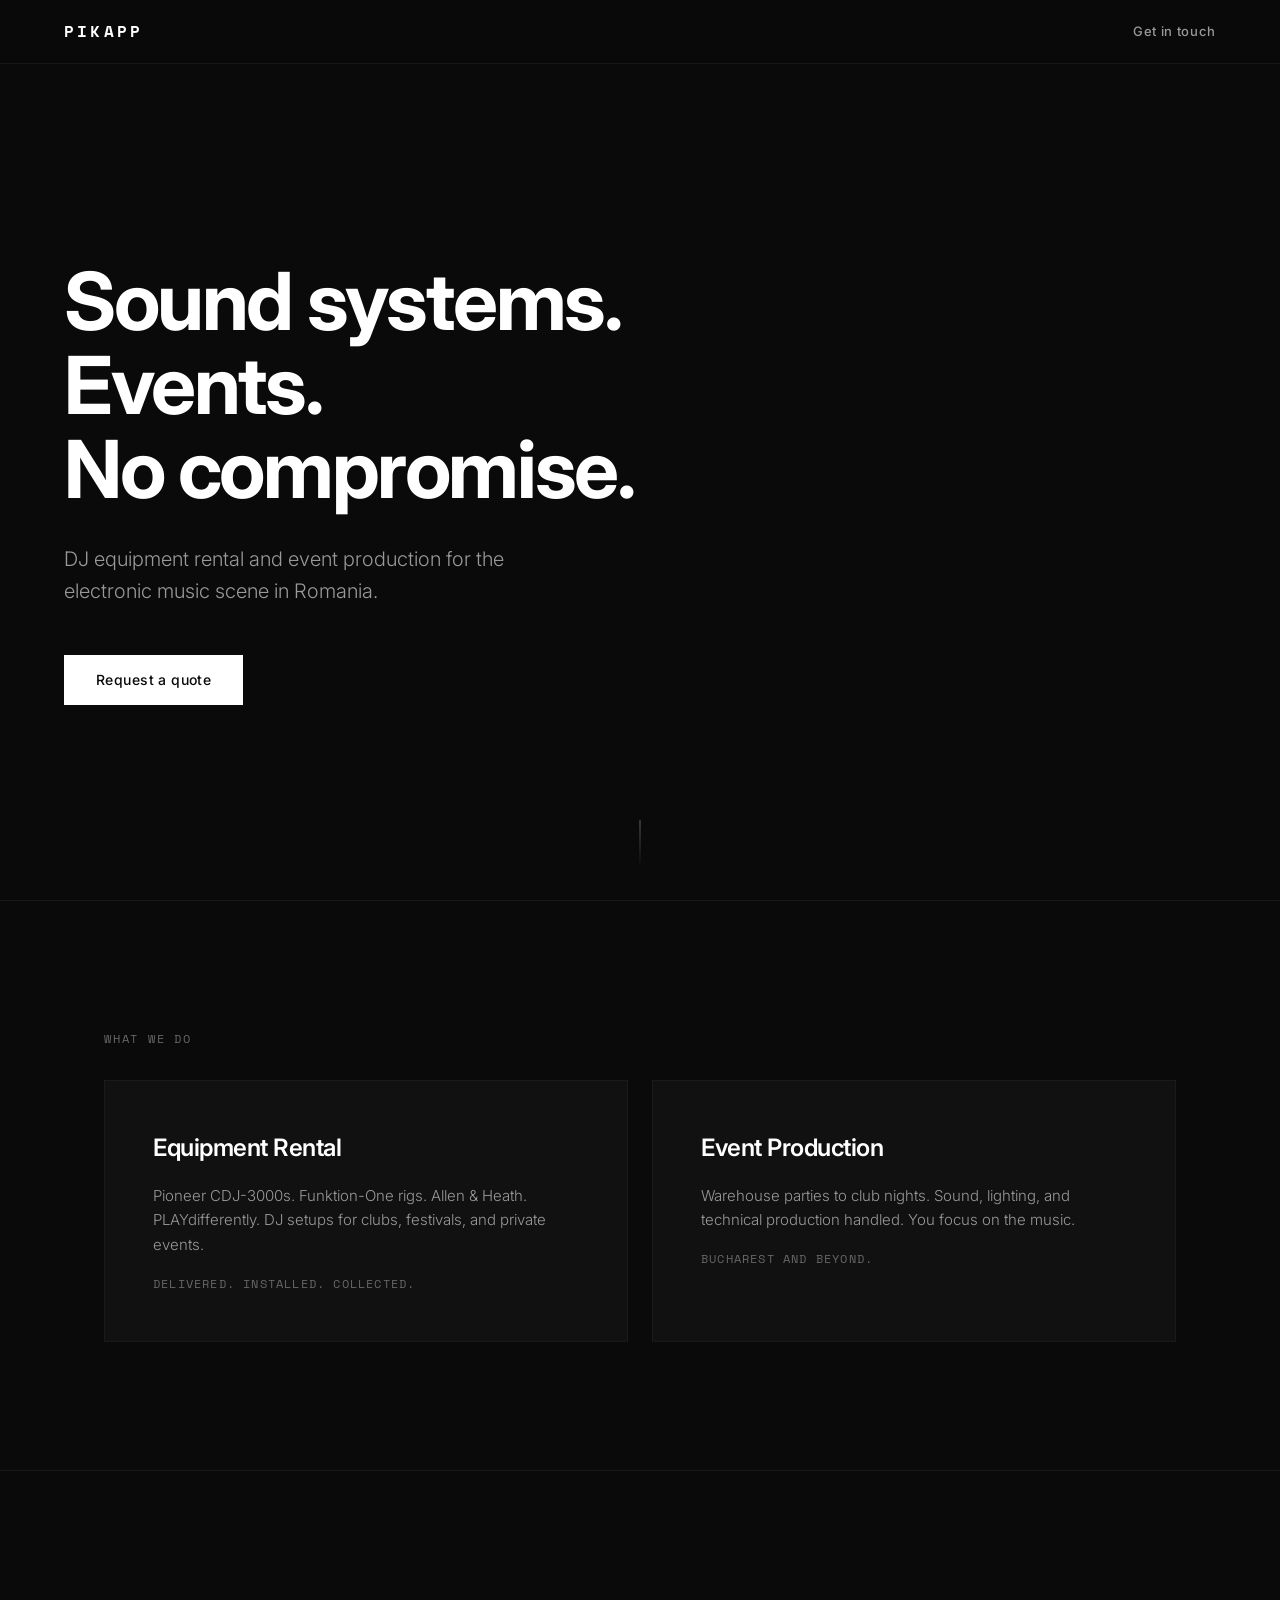
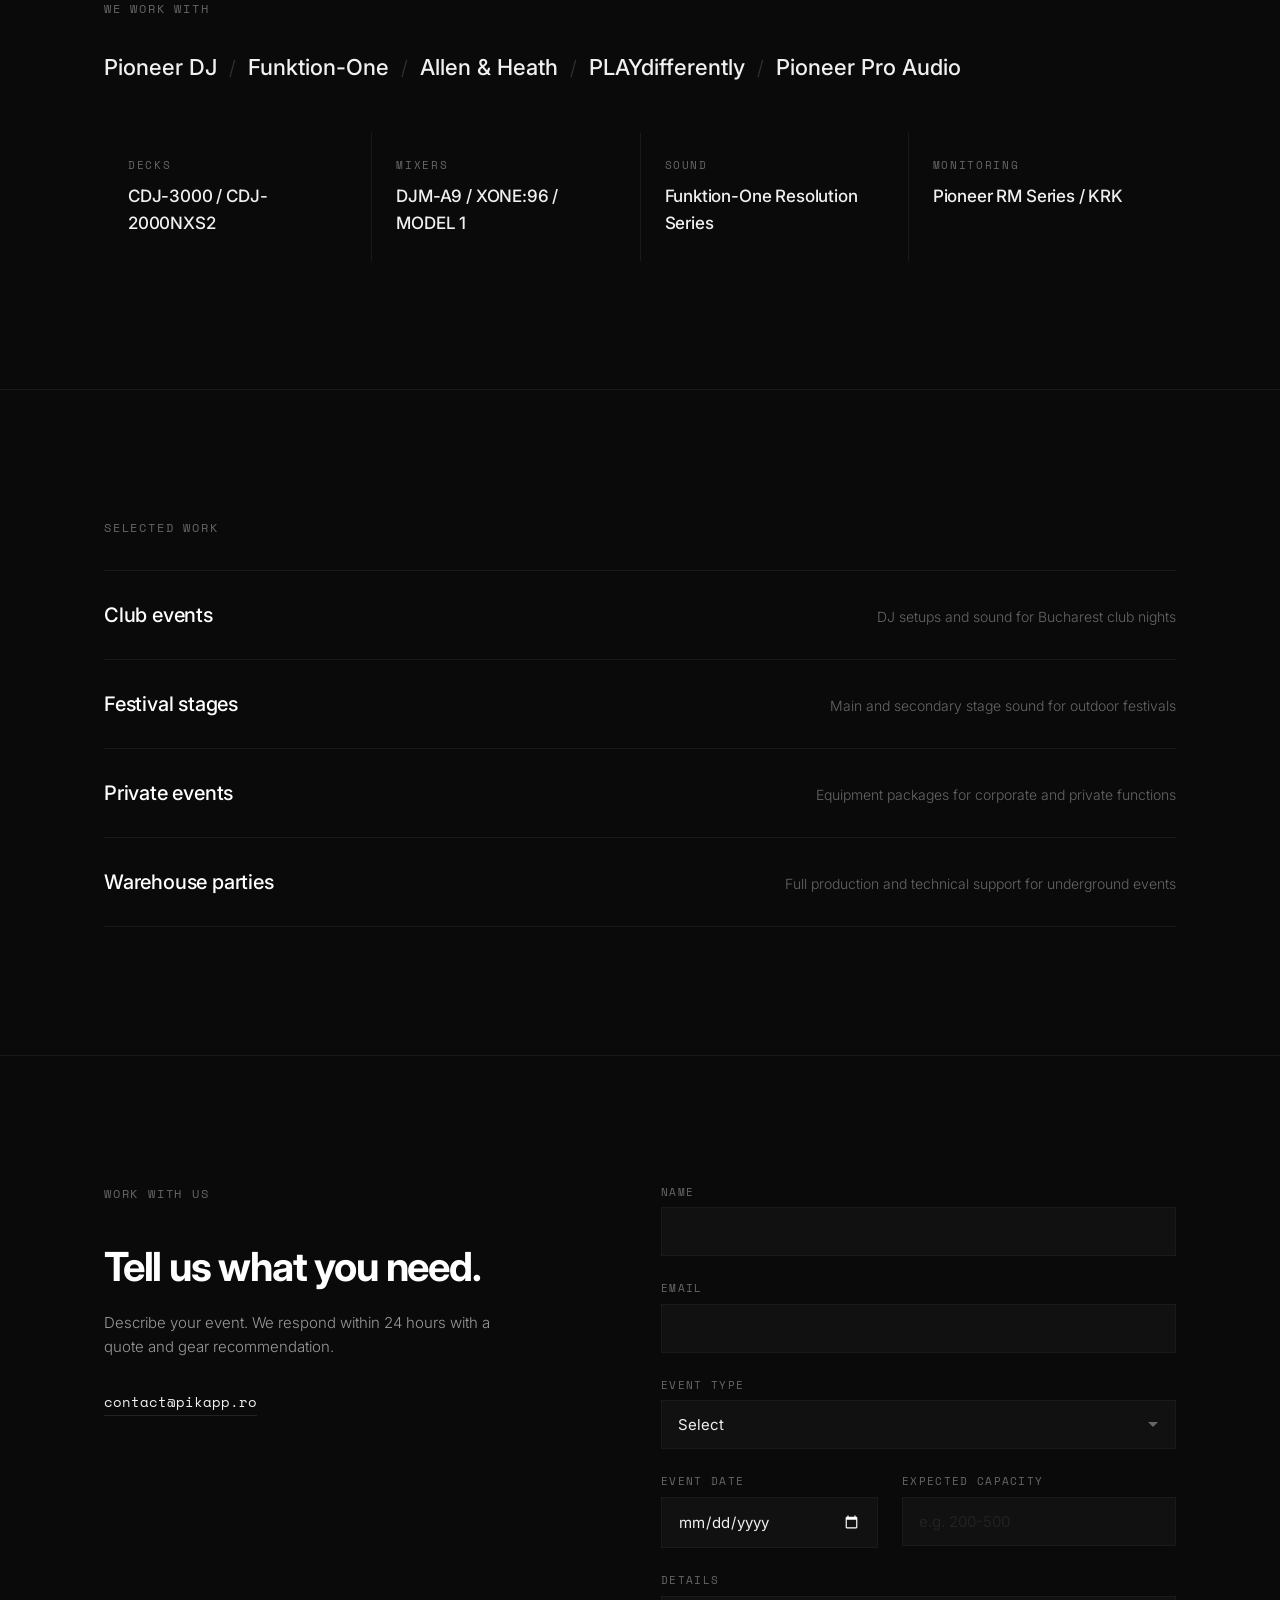
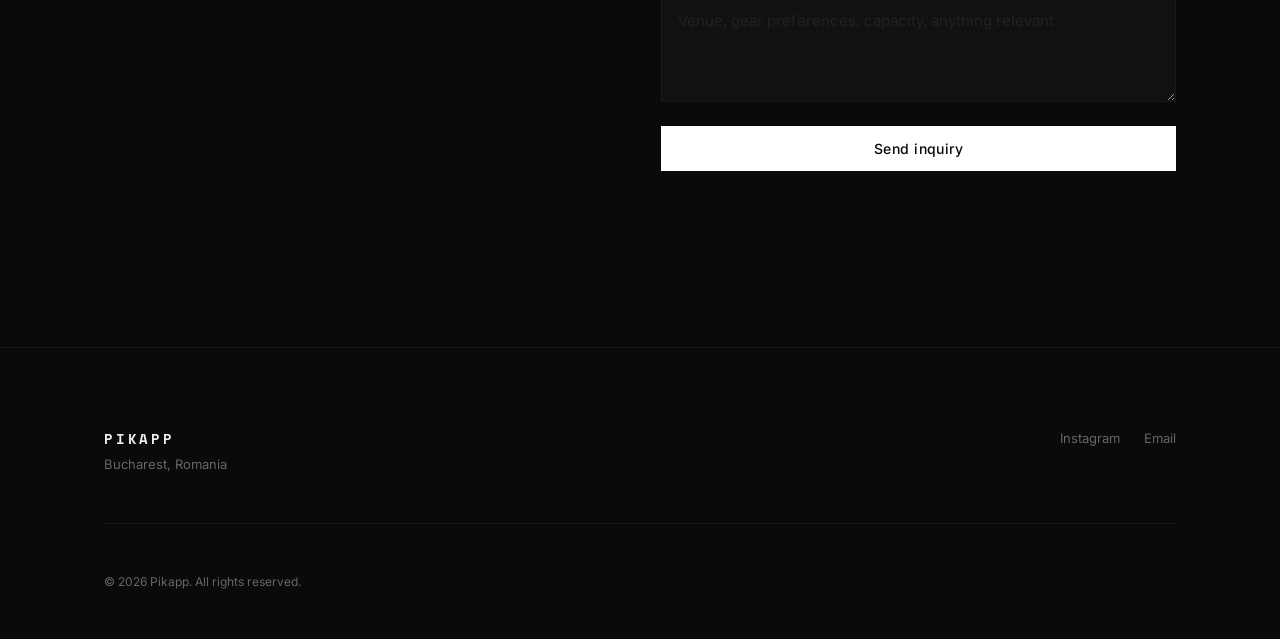
<file: index.html>
<!DOCTYPE html>
<html lang="en">
<head>
  <meta charset="UTF-8">
  <meta name="viewport" content="width=device-width, initial-scale=1.0">
  <title>Pikapp — Sound Systems & Event Production</title>
  <meta name="description" content="DJ equipment rental and event production for the electronic music scene in Romania. Pioneer, Funktion-One, Allen & Heath. Delivered, installed, collected.">
  <meta name="theme-color" content="#0a0a0a">
  <link rel="preconnect" href="https://fonts.googleapis.com">
  <link rel="preconnect" href="https://fonts.gstatic.com" crossorigin>
  <link href="https://fonts.googleapis.com/css2?family=Inter:wght@300;400;500;600;700&family=Space+Mono:wght@400;700&display=swap" rel="stylesheet">
  <link rel="stylesheet" href="styles.css">

  <!-- Open Graph -->
  <meta property="og:title" content="Pikapp — Sound Systems & Event Production">
  <meta property="og:description" content="DJ equipment rental and event production for the electronic music scene in Romania.">
  <meta property="og:type" content="website">
  <meta property="og:url" content="https://pikapp.ro">
</head>
<body>

  <!-- Navigation -->
  <nav class="nav" id="nav">
    <a href="#" class="nav-logo">PIKAPP</a>
    <a href="#contact" class="nav-cta">Get in touch</a>
  </nav>

  <!-- Hero -->
  <section class="hero" id="hero">
    <div class="hero-content">
      <h1 class="hero-title">Sound systems.<br>Events.<br>No compromise.</h1>
      <p class="hero-sub">DJ equipment rental and event production for the electronic music scene in Romania.</p>
      <a href="#contact" class="btn btn-primary">Request a quote</a>
    </div>
    <div class="hero-scroll">
      <span class="scroll-line"></span>
    </div>
  </section>

  <!-- Services -->
  <section class="services" id="services">
    <div class="container">
      <div class="section-label">What we do</div>
      <div class="services-grid">
        <div class="service-card">
          <h2 class="service-title">Equipment Rental</h2>
          <p class="service-desc">Pioneer CDJ-3000s. Funktion-One rigs. Allen & Heath. PLAYdifferently. DJ setups for clubs, festivals, and private events.</p>
          <p class="service-detail">Delivered. Installed. Collected.</p>
        </div>
        <div class="service-card">
          <h2 class="service-title">Event Production</h2>
          <p class="service-desc">Warehouse parties to club nights. Sound, lighting, and technical production handled. You focus on the music.</p>
          <p class="service-detail">Bucharest and beyond.</p>
        </div>
      </div>
    </div>
  </section>

  <!-- Gear -->
  <section class="gear" id="gear">
    <div class="container">
      <div class="section-label">We work with</div>
      <div class="gear-list">
        <span class="gear-item">Pioneer DJ</span>
        <span class="gear-separator">/</span>
        <span class="gear-item">Funktion-One</span>
        <span class="gear-separator">/</span>
        <span class="gear-item">Allen & Heath</span>
        <span class="gear-separator">/</span>
        <span class="gear-item">PLAYdifferently</span>
        <span class="gear-separator">/</span>
        <span class="gear-item">Pioneer Pro Audio</span>
      </div>

      <div class="gear-grid">
        <div class="gear-card">
          <div class="gear-card-label">Decks</div>
          <div class="gear-card-name">CDJ-3000 / CDJ-2000NXS2</div>
        </div>
        <div class="gear-card">
          <div class="gear-card-label">Mixers</div>
          <div class="gear-card-name">DJM-A9 / XONE:96 / MODEL 1</div>
        </div>
        <div class="gear-card">
          <div class="gear-card-label">Sound</div>
          <div class="gear-card-name">Funktion-One Resolution Series</div>
        </div>
        <div class="gear-card">
          <div class="gear-card-label">Monitoring</div>
          <div class="gear-card-name">Pioneer RM Series / KRK</div>
        </div>
      </div>
    </div>
  </section>

  <!-- Work -->
  <section class="work" id="work">
    <div class="container">
      <div class="section-label">Selected work</div>
      <div class="work-list">
        <div class="work-item">
          <span class="work-name">Club events</span>
          <span class="work-detail">DJ setups and sound for Bucharest club nights</span>
        </div>
        <div class="work-item">
          <span class="work-name">Festival stages</span>
          <span class="work-detail">Main and secondary stage sound for outdoor festivals</span>
        </div>
        <div class="work-item">
          <span class="work-name">Private events</span>
          <span class="work-detail">Equipment packages for corporate and private functions</span>
        </div>
        <div class="work-item">
          <span class="work-name">Warehouse parties</span>
          <span class="work-detail">Full production and technical support for underground events</span>
        </div>
      </div>
    </div>
  </section>

  <!-- Contact -->
  <section class="contact" id="contact">
    <div class="container">
      <div class="contact-wrapper">
        <div class="contact-text">
          <div class="section-label">Work with us</div>
          <h2 class="contact-title">Tell us what you need.</h2>
          <p class="contact-desc">Describe your event. We respond within 24 hours with a quote and gear recommendation.</p>
          <div class="contact-direct">
            <a href="mailto:contact@pikapp.ro" class="contact-link">contact@pikapp.ro</a>
          </div>
        </div>
        <form class="contact-form" id="contactForm" action="#" method="POST">
          <div class="form-group">
            <label for="name" class="form-label">Name</label>
            <input type="text" id="name" name="name" class="form-input" required autocomplete="name">
          </div>
          <div class="form-group">
            <label for="email" class="form-label">Email</label>
            <input type="email" id="email" name="email" class="form-input" required autocomplete="email">
          </div>
          <div class="form-group">
            <label for="type" class="form-label">Event type</label>
            <select id="type" name="type" class="form-input form-select" required>
              <option value="" disabled selected>Select</option>
              <option value="club">Club night</option>
              <option value="festival">Festival</option>
              <option value="warehouse">Warehouse / Underground</option>
              <option value="private">Private event</option>
              <option value="corporate">Corporate</option>
              <option value="rental">Equipment rental only</option>
              <option value="other">Other</option>
            </select>
          </div>
          <div class="form-row">
            <div class="form-group">
              <label for="date" class="form-label">Event date</label>
              <input type="date" id="date" name="date" class="form-input">
            </div>
            <div class="form-group">
              <label for="guests" class="form-label">Expected capacity</label>
              <input type="text" id="guests" name="guests" class="form-input" placeholder="e.g. 200-500">
            </div>
          </div>
          <div class="form-group">
            <label for="message" class="form-label">Details</label>
            <textarea id="message" name="message" class="form-input form-textarea" rows="4" placeholder="Venue, gear preferences, capacity, anything relevant."></textarea>
          </div>
          <button type="submit" class="btn btn-primary btn-full">Send inquiry</button>
        </form>
      </div>
    </div>
  </section>

  <!-- Footer -->
  <footer class="footer">
    <div class="container">
      <div class="footer-content">
        <div class="footer-left">
          <span class="footer-logo">PIKAPP</span>
          <span class="footer-location">Bucharest, Romania</span>
        </div>
        <div class="footer-right">
          <a href="https://instagram.com/pikapp.ro" target="_blank" rel="noopener" class="footer-link">Instagram</a>
          <a href="mailto:contact@pikapp.ro" class="footer-link">Email</a>
        </div>
      </div>
      <div class="footer-bottom">
        <span>&copy; 2026 Pikapp. All rights reserved.</span>
      </div>
    </div>
  </footer>

  <script src="main.js"></script>
</body>
</html>
</file>
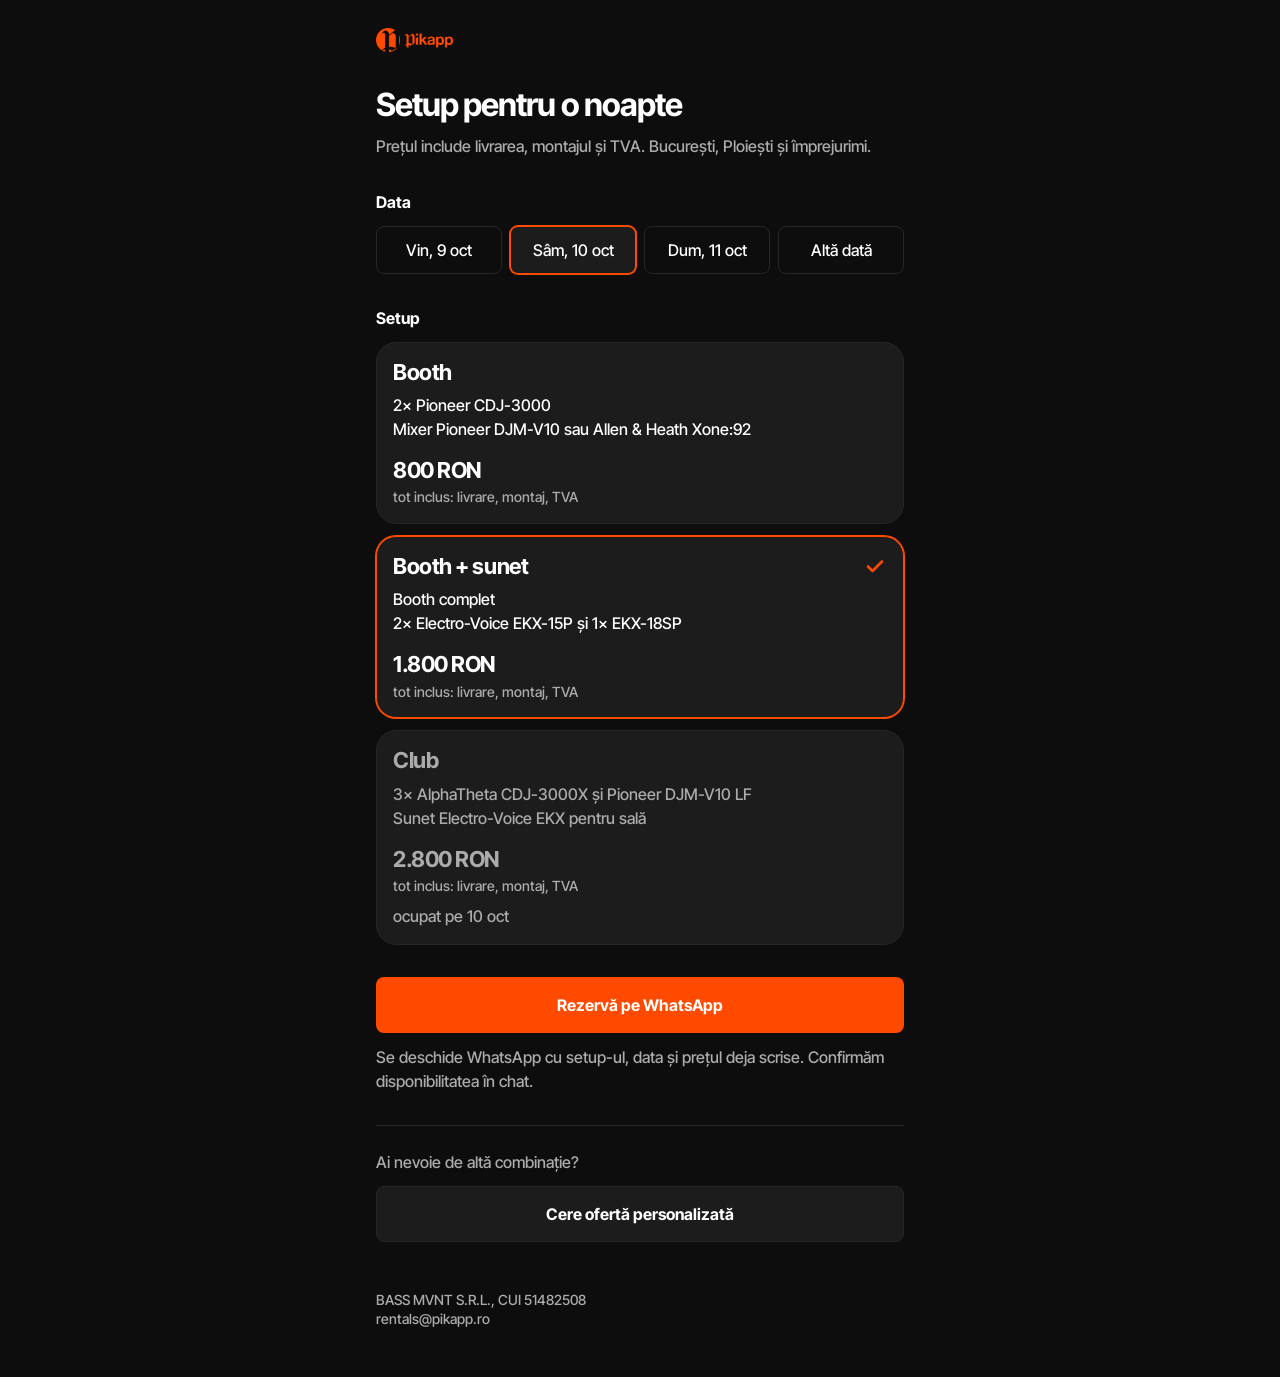
<file: design/screens/rezerva-setup/v1.html>
<!doctype html>
<html lang="ro">
<head>
<meta charset="utf-8">
<meta name="viewport" content="width=device-width, initial-scale=1">
<title>Rezervă un setup · pikapp</title>
<style>
  /* Tokens: every value below comes from .claude/skills/specs/SKILL.md */
  @font-face { font-family: "Inter Tight"; src: url("../../materials/fonts/InterTight-VariableFont_wght.ttf") format("truetype");
    font-weight: 100 900; font-display: swap; }
  :root {
    --ink: #0D0D0D; --surface: #1C1C1C; --line: #262626; --text: #FFFFFF; --text-muted: #ABABAB; --signal: #FF4A00;
    --size-meta: 14px; --size-body: 16px; --size-title-s: 22px; --size-title: 32px;
    --s-4: 4px; --s-8: 8px; --s-12: 12px; --s-16: 16px; --s-24: 24px; --s-32: 32px; --s-48: 48px;
    --radius-s: 8px; --radius-l: 20px;
  }
  * { box-sizing: border-box; margin: 0; padding: 0; }
  html { background: var(--ink); }
  body { font-family: "Inter Tight", system-ui, sans-serif; font-weight: 500; font-size: var(--size-body); line-height: 1.5;
    color: var(--text); background: var(--ink); -webkit-font-smoothing: antialiased; }
  .page { max-width: 560px; margin: 0 auto; padding: var(--s-16) var(--s-16) var(--s-48); }
  header { display: flex; align-items: center; height: 48px; margin-bottom: var(--s-24); }
  header img { height: 24px; width: auto; display: block; }
  h1 { font-size: var(--size-title); line-height: 1.05; letter-spacing: -0.03em; font-weight: 700; }
  .lead { margin-top: var(--s-12); }
  .muted { color: var(--text-muted); }
  .t-meta { font-size: var(--size-meta); line-height: 1.4; }
  .t-body { font-size: var(--size-body); line-height: 1.5; }
  .t-title-s { font-size: var(--size-title-s); line-height: 1.2; letter-spacing: -0.02em; font-weight: 700; }
  fieldset { border: 0; margin-top: var(--s-32); }
  legend { font-weight: 700; margin-bottom: var(--s-12); }
  input[type=radio] { position: absolute; opacity: 0; width: 1px; height: 1px; }

  .chips { display: grid; grid-template-columns: repeat(2, 1fr); gap: var(--s-8); }
  .chip span { display: flex; align-items: center; justify-content: center; height: 48px; padding: 0 var(--s-16);
    border: 1px solid var(--line); border-radius: var(--radius-s); cursor: pointer;
    transition: border-color 150ms ease-out, box-shadow 150ms ease-out; }
  .chip input:checked + span { border-color: var(--signal); box-shadow: 0 0 0 1px var(--signal); background: var(--surface); }
  .chip input:focus-visible + span { outline: 2px solid var(--text); outline-offset: 2px; }

  .cards { display: grid; gap: var(--s-12); }
  .card { position: relative; display: grid; gap: var(--s-8); padding: var(--s-16); background: var(--surface);
    border: 1px solid var(--line); border-radius: var(--radius-l); cursor: pointer;
    transition: border-color 150ms ease-out, box-shadow 150ms ease-out; }
  .card-top { display: flex; justify-content: space-between; align-items: center; }
  .check { color: var(--signal); opacity: 0; transition: opacity 150ms ease-out; }
  .gear { list-style: none; }
  .price { margin-top: var(--s-8); }
  .cond { color: var(--text-muted); margin-top: calc(-1 * var(--s-4)); }
  .card:has(input:checked) { border-color: var(--signal); box-shadow: 0 0 0 1px var(--signal); }
  .card:has(input:checked) .check { opacity: 1; }
  .card:has(input:focus-visible) { outline: 2px solid var(--text); outline-offset: 2px; }
  .card.is-busy { cursor: not-allowed; color: var(--text-muted); }
  .card.is-busy .busy { display: block; color: var(--text-muted); }

  .action { margin-top: var(--s-32); }
  .btn-primary { display: flex; align-items: center; justify-content: center; height: 56px; width: 100%;
    background: var(--signal); color: var(--text); border-radius: var(--radius-s);
    font-weight: 700; font-size: var(--size-body); text-decoration: none; }
  .btn-primary:hover { text-decoration: underline; text-underline-offset: 4px; }
  .btn-primary:focus-visible { outline: 2px solid var(--text); outline-offset: 2px; }
  .action p { margin-top: var(--s-12); }
  .custom { margin-top: var(--s-32); padding-top: var(--s-24); border-top: 1px solid var(--line); }
  .btn-secondary { display: flex; align-items: center; justify-content: center; height: 56px;
    background: var(--surface); border: 1px solid var(--line); border-radius: var(--radius-s);
    color: var(--text); font-weight: 700; font-size: var(--size-body); text-decoration: none; margin-top: var(--s-12); }
  .btn-secondary:focus-visible { outline: 2px solid var(--text); outline-offset: 2px; }
  footer { margin-top: var(--s-48); color: var(--text-muted); }
  @media (min-width: 560px) { .chips { grid-template-columns: repeat(4, 1fr); } .chip span { padding: 0 var(--s-8); } }
  @media (prefers-reduced-motion: reduce) { * { transition: none !important; } }
</style>
</head>
<body>
  <main class="page">
    <header><img src="../../materials/logo/pikapp-lockup-orange-trimmed.png" alt="pikapp"></header>

    <h1>Setup pentru o noapte</h1>
    <p class="lead t-body muted">Prețul include livrarea, montajul și TVA. București, Ploiești și împrejurimi.</p>

    <form onsubmit="return false">
      <fieldset>
        <legend>Data</legend>
        <div class="chips">
        <label class="chip"><input type="radio" name="data" value="vin-9" data-say="vineri, 9 oct"><span>Vin, 9 oct</span></label>
        <label class="chip"><input type="radio" name="data" value="sam-10" data-say="sâmbătă, 10 oct" checked><span>Sâm, 10 oct</span></label>
        <label class="chip"><input type="radio" name="data" value="dum-11" data-say="duminică, 11 oct"><span>Dum, 11 oct</span></label>
        <label class="chip"><input type="radio" name="data" value="alta" data-say="altă dată (o scriu mai jos)"><span>Altă dată</span></label>
        </div>
      </fieldset>

      <fieldset>
        <legend>Setup</legend>
        <div class="cards">
        <label class="card" data-setup="booth">
          <input type="radio" name="setup" value="booth" data-name="Booth" data-price="800 RON">
          <span class="card-top"><span class="t-title-s">Booth</span><svg class="check" width="24" height="24" viewBox="0 0 24 24" aria-hidden="true"><path d="M5 12.5l4.5 4.5L19 7.5" fill="none" stroke="currentColor" stroke-width="2.5" stroke-linecap="round" stroke-linejoin="round"/></svg></span>
          <ul class="gear t-body"><li>2× Pioneer CDJ-3000</li><li>Mixer Pioneer DJM-V10 sau Allen &amp; Heath Xone:92</li></ul>
          <span class="price t-title-s">800 RON</span>
          <span class="cond t-meta">tot inclus: livrare, montaj, TVA</span>
          <span class="busy t-body" hidden>ocupat pe 10 oct</span>
        </label>
        <label class="card" data-setup="booth-sunet">
          <input type="radio" name="setup" value="booth-sunet" data-name="Booth + sunet" data-price="1.800 RON" checked>
          <span class="card-top"><span class="t-title-s">Booth + sunet</span><svg class="check" width="24" height="24" viewBox="0 0 24 24" aria-hidden="true"><path d="M5 12.5l4.5 4.5L19 7.5" fill="none" stroke="currentColor" stroke-width="2.5" stroke-linecap="round" stroke-linejoin="round"/></svg></span>
          <ul class="gear t-body"><li>Booth complet</li><li>2× Electro-Voice EKX-15P și 1× EKX-18SP</li></ul>
          <span class="price t-title-s">1.800 RON</span>
          <span class="cond t-meta">tot inclus: livrare, montaj, TVA</span>
          <span class="busy t-body" hidden>ocupat pe 10 oct</span>
        </label>
        <label class="card" data-setup="club">
          <input type="radio" name="setup" value="club" data-name="Club" data-price="2.800 RON">
          <span class="card-top"><span class="t-title-s">Club</span><svg class="check" width="24" height="24" viewBox="0 0 24 24" aria-hidden="true"><path d="M5 12.5l4.5 4.5L19 7.5" fill="none" stroke="currentColor" stroke-width="2.5" stroke-linecap="round" stroke-linejoin="round"/></svg></span>
          <ul class="gear t-body"><li>3× AlphaTheta CDJ-3000X și Pioneer DJM-V10 LF</li><li>Sunet Electro-Voice EKX pentru sală</li></ul>
          <span class="price t-title-s">2.800 RON</span>
          <span class="cond t-meta">tot inclus: livrare, montaj, TVA</span>
          <span class="busy t-body" hidden>ocupat pe 10 oct</span>
        </label>
        </div>
      </fieldset>
    </form>

    <section class="action">
      <a class="btn-primary" id="book" href="#" target="_blank" rel="noopener">Rezervă pe WhatsApp</a>
      <p class="t-body muted">Se deschide WhatsApp cu setup-ul, data și prețul deja scrise. Confirmăm disponibilitatea în chat.</p>
    </section>

      <section class="custom">
        <p class="t-body muted">Ai nevoie de altă combinație?</p>
        <a class="btn-secondary" href="https://pikapp.ro/#contact">Cere ofertă personalizată</a>
      </section>

    <footer class="t-meta">
      <p>BASS MVNT S.R.L., CUI 51482508</p>
      <p>rentals@pikapp.ro</p>
    </footer>
  </main>

<script>
  // Example availability for the mock: Club is booked on 10 oct. In production this comes from our calendar, never invented.
  const BUSY = { "sam-10": ["club"] };
  const PHONE = "40724262040";
  const book = document.getElementById("book");

  function update() {
    const date = document.querySelector('input[name=data]:checked');
    const busy = BUSY[date.value] || [];
    document.querySelectorAll(".card").forEach(card => {
      const input = card.querySelector("input");
      const isBusy = busy.includes(card.dataset.setup);
      card.classList.toggle("is-busy", isBusy);
      card.querySelector(".busy").hidden = !isBusy;
      input.disabled = isBusy;
      if (isBusy && input.checked) {
        input.checked = false;
        document.querySelector('.card:not(.is-busy) input').checked = true;
      }
    });
    const setup = document.querySelector('input[name=setup]:checked');
    const msg = `Salut! Vreau setup-ul ${setup.dataset.name} pe ${date.dataset.say}. Preț afișat: ${setup.dataset.price}, tot inclus. Locația: `;
    book.href = `https://wa.me/${PHONE}?text=${encodeURIComponent(msg)}`;
  }
  document.querySelectorAll("input[type=radio]").forEach(i => i.addEventListener("change", update));
  update();
</script>
<!--
VALUE TRACE (v1) : every value used, and the spec line it comes from
Colours: ink #0D0D0D page; surface #1C1C1C cards and selected chip; line #262626 borders; text #FFFFFF; text-muted #ABABAB; signal #FF4A00 primary fill, selected border, check  (specs, Colour)
Primary label: #FFFFFF text on #FF4A00 signal  (specs, Components, Primary button)
Type: Inter Tight 500/700 (specs, Type); 14px footer meta; 16px body, chips, button, gear lists; 22px card titles and prices; 32px screen title
Price conditions: 14px meta, text-muted #ABABAB  (specs, Components, Setup card)
Line heights 1.4 / 1.5 / 1.2 / 1.05; letter spacing -0.02em at 22px, -0.03em at 32px  (specs, Type)
Spacing: 4, 8, 12, 16, 24, 32, 48  (specs, Space)
Radius: 8 chips and buttons, 20 cards  (specs, Space, radius)
Heights: chips 48, primary button 56, header 48, logo 24  (specs, Components; Logo)
Selected state: 1px signal border + 1px signal ring = 2px  (specs, Components, Setup card and Date chip)
Custom track: btn-secondary: surface #1C1C1C fill, line #262626 border, text #FFFFFF, 16px/700, height 56, radius-s 8 (specs Colour, Type, Components)
Motion: 150ms ease-out on state change, none under prefers-reduced-motion  (specs, Motion)
Layout: max width 560, page padding 16  (specs, Space, layout)
-->
</body>
</html>
</file>
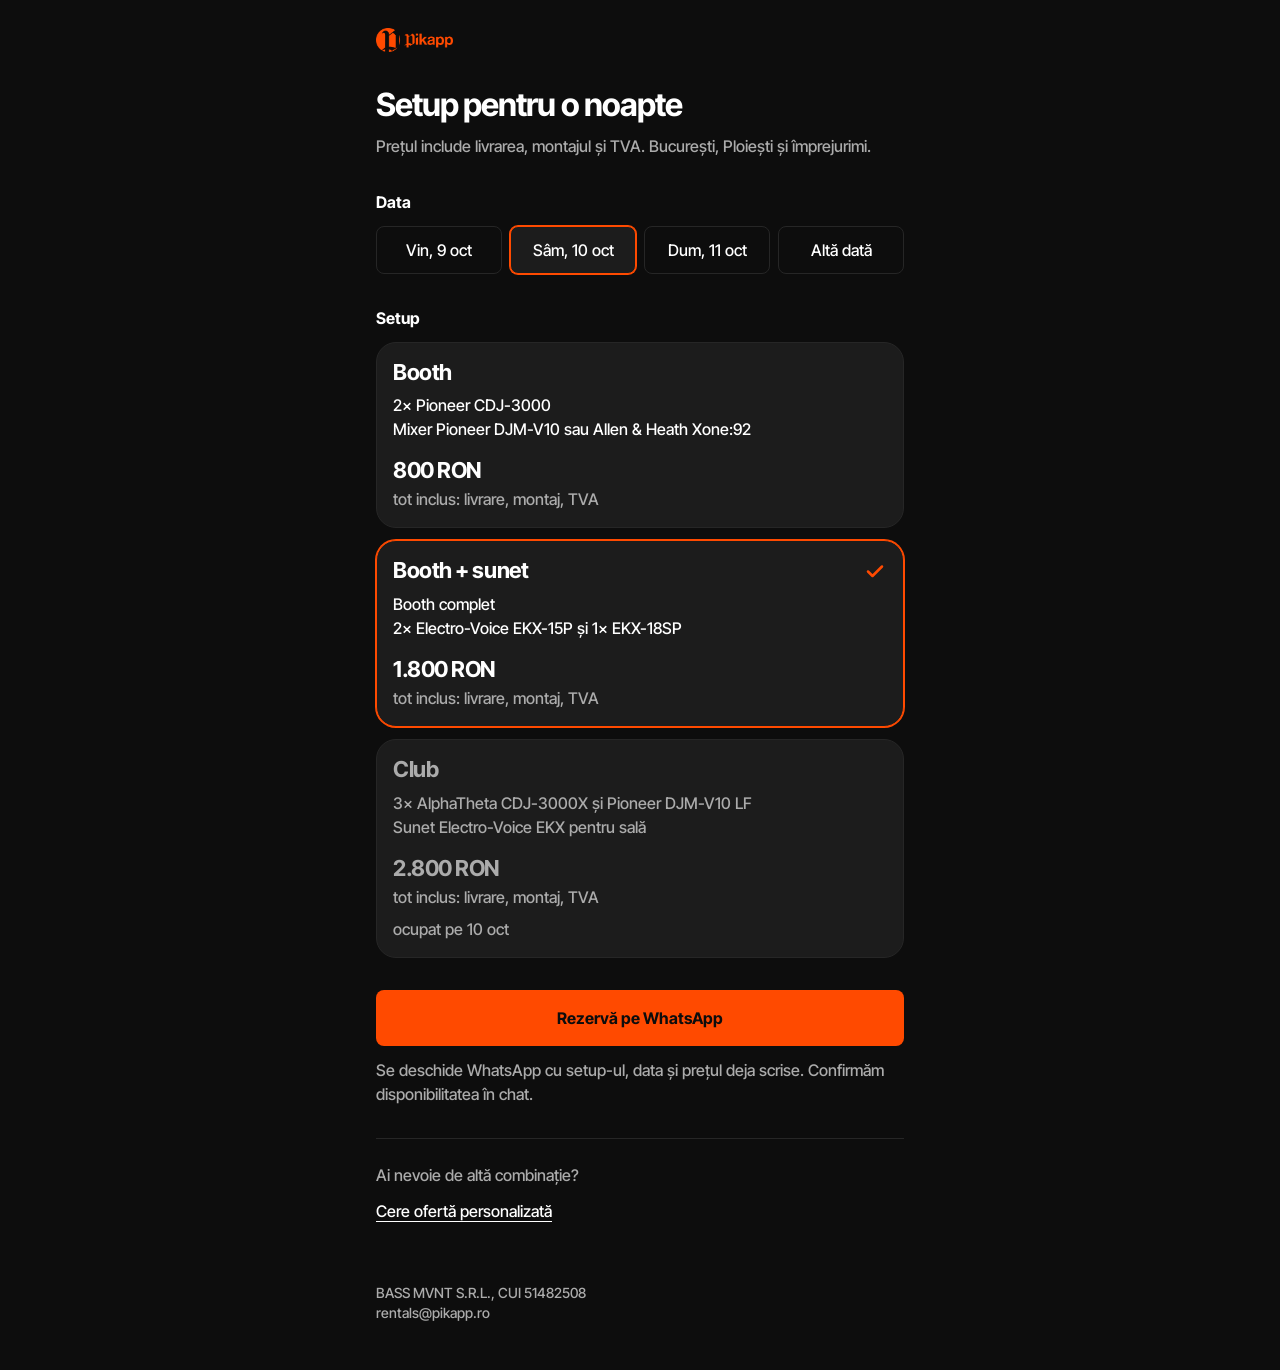
<file: design/screens/rezerva-setup/v2.html>
<!doctype html>
<html lang="ro">
<head>
<meta charset="utf-8">
<meta name="viewport" content="width=device-width, initial-scale=1">
<title>Rezervă un setup · pikapp</title>
<style>
  /* Tokens: every value below comes from .claude/skills/specs/SKILL.md */
  @font-face { font-family: "Inter Tight"; src: url("../../materials/fonts/InterTight-VariableFont_wght.ttf") format("truetype");
    font-weight: 100 900; font-display: swap; }
  :root {
    --ink: #0D0D0D; --surface: #1C1C1C; --line: #262626; --text: #FFFFFF; --text-muted: #ABABAB; --signal: #FF4A00;
    --size-meta: 14px; --size-body: 16px; --size-title-s: 22px; --size-title: 32px;
    --s-4: 4px; --s-8: 8px; --s-12: 12px; --s-16: 16px; --s-24: 24px; --s-32: 32px; --s-48: 48px;
    --radius-s: 8px; --radius-l: 20px;
  }
  * { box-sizing: border-box; margin: 0; padding: 0; }
  html { background: var(--ink); }
  body { font-family: "Inter Tight", system-ui, sans-serif; font-weight: 500; font-size: var(--size-body); line-height: 1.5;
    color: var(--text); background: var(--ink); -webkit-font-smoothing: antialiased; }
  .page { max-width: 560px; margin: 0 auto; padding: var(--s-16) var(--s-16) var(--s-48); }
  header { display: flex; align-items: center; height: 48px; margin-bottom: var(--s-24); }
  header img { height: 24px; width: auto; display: block; }
  h1 { font-size: var(--size-title); line-height: 1.05; letter-spacing: -0.03em; font-weight: 700; }
  .lead { margin-top: var(--s-12); }
  .muted { color: var(--text-muted); }
  .t-meta { font-size: var(--size-meta); line-height: 1.4; }
  .t-body { font-size: var(--size-body); line-height: 1.5; }
  .t-title-s { font-size: var(--size-title-s); line-height: 1.2; letter-spacing: -0.02em; font-weight: 700; }
  fieldset { border: 0; margin-top: var(--s-32); }
  legend { font-weight: 700; margin-bottom: var(--s-12); }
  input[type=radio] { position: absolute; opacity: 0; width: 1px; height: 1px; }

  .chips { display: grid; grid-template-columns: repeat(2, 1fr); gap: var(--s-8); }
  .chip span { display: flex; align-items: center; justify-content: center; height: 48px; padding: 0 var(--s-16);
    border: 1px solid var(--line); border-radius: var(--radius-s); cursor: pointer;
    transition: border-color 150ms ease-out, box-shadow 150ms ease-out; }
  .chip input:checked + span { border-color: var(--signal); box-shadow: 0 0 0 1px var(--signal); background: var(--surface); }
  .chip input:focus-visible + span { outline: 2px solid var(--text); outline-offset: 2px; }

  .cards { display: grid; gap: var(--s-12); }
  .card { position: relative; display: grid; gap: var(--s-8); padding: var(--s-16); background: var(--surface);
    border: 1px solid var(--line); border-radius: var(--radius-l); cursor: pointer;
    transition: border-color 150ms ease-out, box-shadow 150ms ease-out; }
  .card-top { display: flex; justify-content: space-between; align-items: center; }
  .check { color: var(--signal); opacity: 0; transition: opacity 150ms ease-out; }
  .gear { list-style: none; }
  .price { margin-top: var(--s-8); }
  .cond { color: var(--text-muted); margin-top: calc(-1 * var(--s-4)); }
  .card:has(input:checked) { border-color: var(--signal); box-shadow: 0 0 0 1px var(--signal); }
  .card:has(input:checked) .check { opacity: 1; }
  .card:has(input:focus-visible) { outline: 2px solid var(--text); outline-offset: 2px; }
  .card.is-busy { cursor: not-allowed; color: var(--text-muted); }
  .card.is-busy .busy { display: block; color: var(--text-muted); }

  .action { margin-top: var(--s-32); }
  .btn-primary { display: flex; align-items: center; justify-content: center; height: 56px; width: 100%;
    background: var(--signal); color: var(--ink); border-radius: var(--radius-s);
    font-weight: 700; font-size: var(--size-body); text-decoration: none; }
  .btn-primary:hover { text-decoration: underline; text-underline-offset: 4px; }
  .btn-primary:focus-visible { outline: 2px solid var(--text); outline-offset: 2px; }
  .action p { margin-top: var(--s-12); }
  .custom { margin-top: var(--s-32); padding-top: var(--s-24); border-top: 1px solid var(--line); }
  .btn-text { display: inline-flex; align-items: center; min-height: 48px; color: var(--text);
    font-weight: 500; font-size: var(--size-body); text-decoration: underline; text-underline-offset: 4px; }
  .btn-text:focus-visible { outline: 2px solid var(--text); outline-offset: 2px; }
  footer { margin-top: var(--s-48); color: var(--text-muted); }
  @media (min-width: 560px) { .chips { grid-template-columns: repeat(4, 1fr); } .chip span { padding: 0 var(--s-8); } }
  @media (prefers-reduced-motion: reduce) { * { transition: none !important; } }
</style>
</head>
<body>
  <main class="page">
    <header><img src="../../materials/logo/pikapp-lockup-orange-trimmed.png" alt="pikapp"></header>

    <h1>Setup pentru o noapte</h1>
    <p class="lead t-body muted">Prețul include livrarea, montajul și TVA. București, Ploiești și împrejurimi.</p>

    <form onsubmit="return false">
      <fieldset>
        <legend>Data</legend>
        <div class="chips">
        <label class="chip"><input type="radio" name="data" value="vin-9" data-say="vineri, 9 oct"><span>Vin, 9 oct</span></label>
        <label class="chip"><input type="radio" name="data" value="sam-10" data-say="sâmbătă, 10 oct" checked><span>Sâm, 10 oct</span></label>
        <label class="chip"><input type="radio" name="data" value="dum-11" data-say="duminică, 11 oct"><span>Dum, 11 oct</span></label>
        <label class="chip"><input type="radio" name="data" value="alta" data-say="altă dată (o scriu mai jos)"><span>Altă dată</span></label>
        </div>
      </fieldset>

      <fieldset>
        <legend>Setup</legend>
        <div class="cards">
        <label class="card" data-setup="booth">
          <input type="radio" name="setup" value="booth" data-name="Booth" data-price="800 RON">
          <span class="card-top"><span class="t-title-s">Booth</span><svg class="check" width="24" height="24" viewBox="0 0 24 24" aria-hidden="true"><path d="M5 12.5l4.5 4.5L19 7.5" fill="none" stroke="currentColor" stroke-width="2.5" stroke-linecap="round" stroke-linejoin="round"/></svg></span>
          <ul class="gear t-body"><li>2× Pioneer CDJ-3000</li><li>Mixer Pioneer DJM-V10 sau Allen &amp; Heath Xone:92</li></ul>
          <span class="price t-title-s">800 RON</span>
          <span class="cond t-body">tot inclus: livrare, montaj, TVA</span>
          <span class="busy t-body" hidden>ocupat pe 10 oct</span>
        </label>
        <label class="card" data-setup="booth-sunet">
          <input type="radio" name="setup" value="booth-sunet" data-name="Booth + sunet" data-price="1.800 RON" checked>
          <span class="card-top"><span class="t-title-s">Booth + sunet</span><svg class="check" width="24" height="24" viewBox="0 0 24 24" aria-hidden="true"><path d="M5 12.5l4.5 4.5L19 7.5" fill="none" stroke="currentColor" stroke-width="2.5" stroke-linecap="round" stroke-linejoin="round"/></svg></span>
          <ul class="gear t-body"><li>Booth complet</li><li>2× Electro-Voice EKX-15P și 1× EKX-18SP</li></ul>
          <span class="price t-title-s">1.800 RON</span>
          <span class="cond t-body">tot inclus: livrare, montaj, TVA</span>
          <span class="busy t-body" hidden>ocupat pe 10 oct</span>
        </label>
        <label class="card" data-setup="club">
          <input type="radio" name="setup" value="club" data-name="Club" data-price="2.800 RON">
          <span class="card-top"><span class="t-title-s">Club</span><svg class="check" width="24" height="24" viewBox="0 0 24 24" aria-hidden="true"><path d="M5 12.5l4.5 4.5L19 7.5" fill="none" stroke="currentColor" stroke-width="2.5" stroke-linecap="round" stroke-linejoin="round"/></svg></span>
          <ul class="gear t-body"><li>3× AlphaTheta CDJ-3000X și Pioneer DJM-V10 LF</li><li>Sunet Electro-Voice EKX pentru sală</li></ul>
          <span class="price t-title-s">2.800 RON</span>
          <span class="cond t-body">tot inclus: livrare, montaj, TVA</span>
          <span class="busy t-body" hidden>ocupat pe 10 oct</span>
        </label>
        </div>
      </fieldset>
    </form>

    <section class="action">
      <a class="btn-primary" id="book" href="#" target="_blank" rel="noopener">Rezervă pe WhatsApp</a>
      <p class="t-body muted">Se deschide WhatsApp cu setup-ul, data și prețul deja scrise. Confirmăm disponibilitatea în chat.</p>
    </section>

      <section class="custom">
        <p class="t-body muted">Ai nevoie de altă combinație?</p>
        <a class="btn-text" href="https://pikapp.ro/#contact">Cere ofertă personalizată</a>
      </section>

    <footer class="t-meta">
      <p>BASS MVNT S.R.L., CUI 51482508</p>
      <p>rentals@pikapp.ro</p>
    </footer>
  </main>

<script>
  // Example availability for the mock: Club is booked on 10 oct. In production this comes from our calendar, never invented.
  const BUSY = { "sam-10": ["club"] };
  const PHONE = "40724262040";
  const book = document.getElementById("book");

  function update() {
    const date = document.querySelector('input[name=data]:checked');
    const busy = BUSY[date.value] || [];
    document.querySelectorAll(".card").forEach(card => {
      const input = card.querySelector("input");
      const isBusy = busy.includes(card.dataset.setup);
      card.classList.toggle("is-busy", isBusy);
      card.querySelector(".busy").hidden = !isBusy;
      input.disabled = isBusy;
      if (isBusy && input.checked) {
        input.checked = false;
        document.querySelector('.card:not(.is-busy) input').checked = true;
      }
    });
    const setup = document.querySelector('input[name=setup]:checked');
    const msg = `Salut! Vreau setup-ul ${setup.dataset.name} pe ${date.dataset.say}. Preț afișat: ${setup.dataset.price}, tot inclus. Locația: `;
    book.href = `https://wa.me/${PHONE}?text=${encodeURIComponent(msg)}`;
  }
  document.querySelectorAll("input[type=radio]").forEach(i => i.addEventListener("change", update));
  update();
</script>
<!--
VALUE TRACE (v2) : every value used, and the spec line it comes from
Colours: ink #0D0D0D page; surface #1C1C1C cards and selected chip; line #262626 borders; text #FFFFFF; text-muted #ABABAB; signal #FF4A00 primary fill, selected border, check  (specs, Colour)
Primary label: #0D0D0D ink on #FF4A00 signal  (specs, Components, Primary button)
Type: Inter Tight 500/700 (specs, Type); 14px footer meta; 16px body, chips, button, gear lists; 22px card titles and prices; 32px screen title
Price conditions: 16px body, text-muted #ABABAB  (specs, Components, Setup card)
Line heights 1.4 / 1.5 / 1.2 / 1.05; letter spacing -0.02em at 22px, -0.03em at 32px  (specs, Type)
Spacing: 4, 8, 12, 16, 24, 32, 48  (specs, Space)
Radius: 8 chips and buttons, 20 cards  (specs, Space, radius)
Heights: chips 48, primary button 56, header 48, logo 24  (specs, Components; Logo)
Selected state: 1px signal border + 1px signal ring = 2px  (specs, Components, Setup card and Date chip)
Custom track: btn-text: text #FFFFFF, 16px/500, underline, min-height 48 (specs Components, Text button)
Motion: 150ms ease-out on state change, none under prefers-reduced-motion  (specs, Motion)
Layout: max width 560, page padding 16  (specs, Space, layout)
-->
</body>
</html>
</file>
<file: styles.css>
/* ============================================
   PIKAPP — Landing Page Styles
   Dark, minimal, premium. Mobile-first.
   ============================================ */

/* --- Reset & Base --- */
*, *::before, *::after {
  margin: 0;
  padding: 0;
  box-sizing: border-box;
}

:root {
  --black: #0a0a0a;
  --dark: #111111;
  --dark-2: #1a1a1a;
  --dark-3: #222222;
  --gray: #666666;
  --gray-light: #999999;
  --white: #f0f0f0;
  --white-pure: #ffffff;
  --accent: #e0e0e0;

  --font-body: 'Inter', -apple-system, BlinkMacSystemFont, sans-serif;
  --font-mono: 'Space Mono', 'SF Mono', 'Fira Code', monospace;

  --space-xs: 0.5rem;
  --space-sm: 1rem;
  --space-md: 1.5rem;
  --space-lg: 3rem;
  --space-xl: 5rem;
  --space-2xl: 8rem;

  --container-padding: 1.25rem;
  --nav-height: 64px;
}

html {
  font-size: 16px;
  scroll-behavior: smooth;
  -webkit-font-smoothing: antialiased;
  -moz-osx-font-smoothing: grayscale;
}

body {
  font-family: var(--font-body);
  background-color: var(--black);
  color: var(--white);
  line-height: 1.6;
  overflow-x: hidden;
}

a {
  color: inherit;
  text-decoration: none;
}

img {
  max-width: 100%;
  display: block;
}

::selection {
  background: var(--white);
  color: var(--black);
}

/* --- Container --- */
.container {
  width: 100%;
  max-width: 1200px;
  margin: 0 auto;
  padding: 0 var(--container-padding);
}

/* --- Section Label --- */
.section-label {
  font-family: var(--font-mono);
  font-size: 0.75rem;
  letter-spacing: 0.15em;
  text-transform: uppercase;
  color: var(--gray);
  margin-bottom: 2rem;
}

/* ============================================
   Navigation
   ============================================ */
.nav {
  position: fixed;
  top: 0;
  left: 0;
  right: 0;
  z-index: 100;
  display: flex;
  align-items: center;
  justify-content: space-between;
  padding: 0 var(--container-padding);
  height: var(--nav-height);
  background-color: rgba(10, 10, 10, 0.85);
  backdrop-filter: blur(20px);
  -webkit-backdrop-filter: blur(20px);
  border-bottom: 1px solid rgba(255, 255, 255, 0.05);
  transition: background-color 0.3s ease;
}

.nav-logo {
  font-family: var(--font-mono);
  font-weight: 700;
  font-size: 1rem;
  letter-spacing: 0.2em;
  color: var(--white-pure);
}

.nav-cta {
  font-size: 0.8125rem;
  font-weight: 500;
  letter-spacing: 0.05em;
  color: var(--gray-light);
  transition: color 0.2s ease;
  padding: 0.5rem 0;
  border-bottom: 1px solid transparent;
}

.nav-cta:hover {
  color: var(--white-pure);
  border-bottom-color: var(--white-pure);
}

/* ============================================
   Hero
   ============================================ */
.hero {
  min-height: 100vh;
  min-height: 100dvh;
  display: flex;
  flex-direction: column;
  justify-content: center;
  align-items: flex-start;
  padding: calc(var(--nav-height) + var(--space-lg)) var(--container-padding) var(--space-lg);
  position: relative;
}

.hero-content {
  max-width: 720px;
}

.hero-title {
  font-size: clamp(2.25rem, 7vw, 5rem);
  font-weight: 700;
  line-height: 1.05;
  letter-spacing: -0.03em;
  color: var(--white-pure);
  margin-bottom: 2rem;
}

.hero-sub {
  font-size: clamp(1rem, 2.5vw, 1.25rem);
  font-weight: 300;
  color: var(--gray-light);
  line-height: 1.6;
  max-width: 520px;
  margin-bottom: var(--space-lg);
}

.hero-scroll {
  position: absolute;
  bottom: 2rem;
  left: 50%;
  transform: translateX(-50%);
}

.scroll-line {
  display: block;
  width: 1px;
  height: 48px;
  background: linear-gradient(to bottom, var(--gray), transparent);
  animation: scrollPulse 2s ease-in-out infinite;
}

@keyframes scrollPulse {
  0%, 100% { opacity: 0.3; }
  50% { opacity: 1; }
}

/* ============================================
   Buttons
   ============================================ */
.btn {
  display: inline-flex;
  align-items: center;
  justify-content: center;
  font-family: var(--font-body);
  font-size: 0.875rem;
  font-weight: 500;
  letter-spacing: 0.03em;
  padding: 0.875rem 2rem;
  border: none;
  border-radius: 0;
  cursor: pointer;
  transition: all 0.2s ease;
  text-decoration: none;
}

.btn-primary {
  background-color: var(--white-pure);
  color: var(--black);
}

.btn-primary:hover {
  background-color: var(--accent);
  transform: translateY(-1px);
}

.btn-primary:active {
  transform: translateY(0);
}

.btn-full {
  width: 100%;
}

/* ============================================
   Services
   ============================================ */
.services {
  padding: var(--space-2xl) 0;
  border-top: 1px solid var(--dark-2);
}

.services-grid {
  display: grid;
  grid-template-columns: 1fr;
  gap: var(--space-md);
}

.service-card {
  padding: var(--space-lg);
  background-color: var(--dark);
  border: 1px solid var(--dark-2);
  transition: border-color 0.3s ease;
}

.service-card:hover {
  border-color: var(--dark-3);
}

.service-title {
  font-size: 1.5rem;
  font-weight: 600;
  letter-spacing: -0.02em;
  margin-bottom: var(--space-sm);
  color: var(--white-pure);
}

.service-desc {
  font-size: 0.9375rem;
  font-weight: 300;
  color: var(--gray-light);
  line-height: 1.65;
  margin-bottom: var(--space-sm);
}

.service-detail {
  font-family: var(--font-mono);
  font-size: 0.75rem;
  letter-spacing: 0.1em;
  color: var(--gray);
  text-transform: uppercase;
}

/* ============================================
   Gear
   ============================================ */
.gear {
  padding: var(--space-2xl) 0;
  border-top: 1px solid var(--dark-2);
}

.gear-list {
  display: flex;
  flex-wrap: wrap;
  align-items: center;
  gap: 0.75rem;
  margin-bottom: var(--space-lg);
}

.gear-item {
  font-size: clamp(1rem, 2.5vw, 1.375rem);
  font-weight: 500;
  color: var(--white);
  white-space: nowrap;
}

.gear-separator {
  color: #333333;
  font-weight: 300;
  font-size: 1.25rem;
}

.gear-grid {
  display: grid;
  grid-template-columns: 1fr;
  gap: 1px;
  background-color: var(--dark-2);
}

.gear-card {
  background-color: var(--black);
  padding: var(--space-md);
}

.gear-card-label {
  font-family: var(--font-mono);
  font-size: 0.6875rem;
  letter-spacing: 0.15em;
  text-transform: uppercase;
  color: var(--gray);
  margin-bottom: var(--space-xs);
}

.gear-card-name {
  font-size: 1.0625rem;
  font-weight: 500;
  color: var(--white);
  letter-spacing: -0.01em;
}

/* ============================================
   Work
   ============================================ */
.work {
  padding: var(--space-2xl) 0;
  border-top: 1px solid var(--dark-2);
}

.work-list {
  display: flex;
  flex-direction: column;
}

.work-item {
  display: flex;
  flex-direction: column;
  gap: 0.375rem;
  padding: 1.75rem 0;
  border-bottom: 1px solid var(--dark-2);
  transition: border-color 0.2s ease;
}

.work-item:first-child {
  border-top: 1px solid var(--dark-2);
}

.work-item:hover {
  border-color: var(--dark-3);
}

.work-name {
  font-size: 1.25rem;
  font-weight: 500;
  color: var(--white-pure);
  letter-spacing: -0.01em;
}

.work-detail {
  font-size: 0.875rem;
  font-weight: 300;
  color: var(--gray);
  line-height: 1.5;
}

/* ============================================
   Contact
   ============================================ */
.contact {
  padding: var(--space-2xl) 0;
  border-top: 1px solid var(--dark-2);
}

.contact-wrapper {
  display: grid;
  grid-template-columns: 1fr;
  gap: var(--space-xl);
}

.contact-title {
  font-size: clamp(1.75rem, 4vw, 2.5rem);
  font-weight: 700;
  letter-spacing: -0.03em;
  color: var(--white-pure);
  margin-bottom: 0.75rem;
}

.contact-desc {
  font-size: 0.9375rem;
  font-weight: 300;
  color: var(--gray-light);
  line-height: 1.6;
  margin-bottom: 2rem;
}

.contact-direct {
  display: flex;
  flex-direction: column;
  gap: var(--space-xs);
}

.contact-link {
  font-family: var(--font-mono);
  font-size: 0.875rem;
  color: var(--white);
  border-bottom: 1px solid var(--dark-3);
  display: inline-block;
  padding-bottom: 2px;
  transition: border-color 0.2s ease;
  width: fit-content;
}

.contact-link:hover {
  border-color: var(--white);
}

/* --- Form --- */
.contact-form {
  display: flex;
  flex-direction: column;
  gap: var(--space-md);
}

.form-group {
  display: flex;
  flex-direction: column;
  gap: 0.375rem;
}

.form-row {
  display: grid;
  grid-template-columns: 1fr;
  gap: var(--space-md);
}

.form-label {
  font-family: var(--font-mono);
  font-size: 0.6875rem;
  letter-spacing: 0.12em;
  text-transform: uppercase;
  color: var(--gray);
}

.form-input {
  font-family: var(--font-body);
  font-size: 0.9375rem;
  font-weight: 400;
  color: var(--white);
  background-color: var(--dark);
  border: 1px solid var(--dark-2);
  padding: 0.875rem 1rem;
  border-radius: 0;
  outline: none;
  transition: border-color 0.2s ease;
  -webkit-appearance: none;
  appearance: none;
}

.form-input:focus {
  border-color: var(--gray);
}

.form-input::placeholder {
  color: var(--dark-3);
}

.form-select {
  cursor: pointer;
  background-image: url("data:image/svg+xml,%3Csvg xmlns='http://www.w3.org/2000/svg' width='12' height='12' viewBox='0 0 12 12'%3E%3Cpath fill='%23666' d='M6 8L1 3h10z'/%3E%3C/svg%3E");
  background-repeat: no-repeat;
  background-position: right 1rem center;
  padding-right: 2.5rem;
}

.form-select option {
  background-color: var(--dark);
  color: var(--white);
}

.form-textarea {
  resize: vertical;
  min-height: 100px;
}

/* Date input styling */
input[type="date"] {
  color-scheme: dark;
}

/* ============================================
   Footer
   ============================================ */
.footer {
  padding: var(--space-xl) 0 var(--space-lg);
  border-top: 1px solid var(--dark-2);
  margin-top: var(--space-lg);
}

.footer-content {
  display: flex;
  flex-direction: column;
  gap: var(--space-md);
  margin-bottom: var(--space-lg);
}

.footer-left {
  display: flex;
  flex-direction: column;
  gap: 0.25rem;
}

.footer-logo {
  font-family: var(--font-mono);
  font-weight: 700;
  font-size: 0.875rem;
  letter-spacing: 0.2em;
  color: var(--white);
}

.footer-location {
  font-size: 0.8125rem;
  color: var(--gray);
}

.footer-right {
  display: flex;
  gap: var(--space-md);
}

.footer-link {
  font-size: 0.8125rem;
  color: var(--gray);
  transition: color 0.2s ease;
  border-bottom: 1px solid transparent;
  padding-bottom: 1px;
}

.footer-link:hover {
  color: var(--white);
  border-bottom-color: var(--white);
}

.footer-bottom {
  padding-top: var(--space-lg);
  border-top: 1px solid var(--dark-2);
  font-size: 0.75rem;
  color: var(--gray);
}

/* ============================================
   RESPONSIVE — Tablet (640px+)
   ============================================ */
@media (min-width: 640px) {
  :root {
    --container-padding: 2rem;
  }

  .services-grid {
    grid-template-columns: 1fr 1fr;
  }

  .gear-grid {
    grid-template-columns: 1fr 1fr;
  }

  .form-row {
    grid-template-columns: 1fr 1fr;
  }

  .work-item {
    flex-direction: row;
    align-items: baseline;
    justify-content: space-between;
    gap: var(--space-lg);
  }

  .work-name {
    flex-shrink: 0;
    min-width: 180px;
  }

  .footer-content {
    flex-direction: row;
    justify-content: space-between;
    align-items: flex-start;
  }
}

/* ============================================
   RESPONSIVE — Desktop (960px+)
   ============================================ */
@media (min-width: 960px) {
  :root {
    --container-padding: 3rem;
  }

  .nav {
    padding: 0 3rem;
  }

  .hero {
    padding-left: 3rem;
    padding-right: 3rem;
  }

  .contact-wrapper {
    grid-template-columns: 1fr 1.2fr;
    gap: var(--space-2xl);
    align-items: start;
  }

  .gear-grid {
    grid-template-columns: repeat(4, 1fr);
  }
}

/* ============================================
   RESPONSIVE — Large (1200px+)
   ============================================ */
@media (min-width: 1200px) {
  :root {
    --container-padding: 4rem;
  }

  .nav {
    padding: 0 4rem;
  }

  .hero {
    padding-left: 4rem;
    padding-right: 4rem;
  }
}

/* ============================================
   Animations — Fade in on scroll
   ============================================ */
.fade-in {
  opacity: 0;
  transform: translateY(20px);
  transition: opacity 0.6s ease, transform 0.6s ease;
}

.fade-in.visible {
  opacity: 1;
  transform: translateY(0);
}

/* Stagger children */
.stagger > .fade-in:nth-child(1) { transition-delay: 0s; }
.stagger > .fade-in:nth-child(2) { transition-delay: 0.1s; }
.stagger > .fade-in:nth-child(3) { transition-delay: 0.2s; }
.stagger > .fade-in:nth-child(4) { transition-delay: 0.3s; }

/* ============================================
   Form feedback
   ============================================ */
.form-success {
  font-family: var(--font-mono);
  font-size: 0.875rem;
  color: var(--white);
  text-align: center;
  padding: var(--space-lg);
  border: 1px solid var(--dark-3);
}

/* ============================================
   Focus styles for accessibility
   ============================================ */
.btn:focus-visible,
.form-input:focus-visible,
.nav-cta:focus-visible,
.contact-link:focus-visible,
.footer-link:focus-visible {
  outline: 2px solid var(--white);
  outline-offset: 2px;
}

/* Reduced motion */
@media (prefers-reduced-motion: reduce) {
  html {
    scroll-behavior: auto;
  }

  .fade-in {
    opacity: 1;
    transform: none;
    transition: none;
  }

  .scroll-line {
    animation: none;
    opacity: 0.5;
  }
}
</file>
